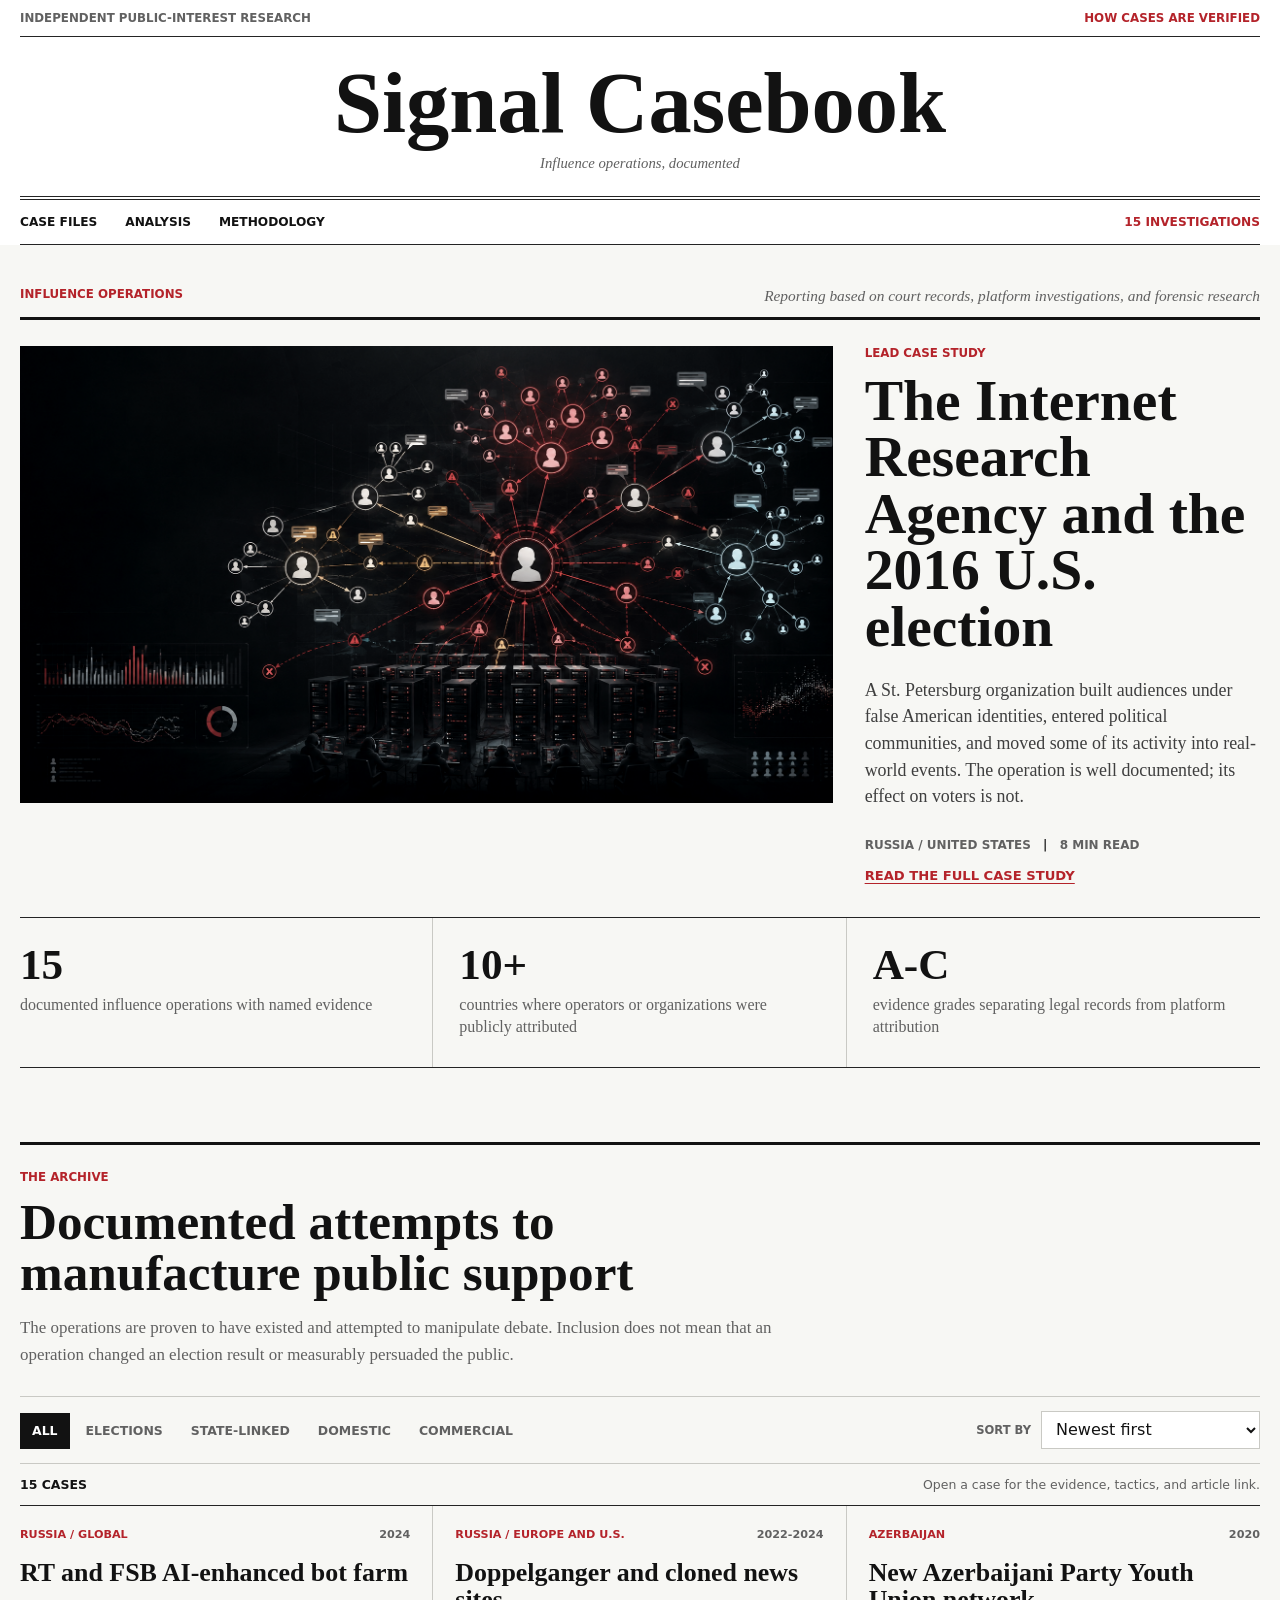
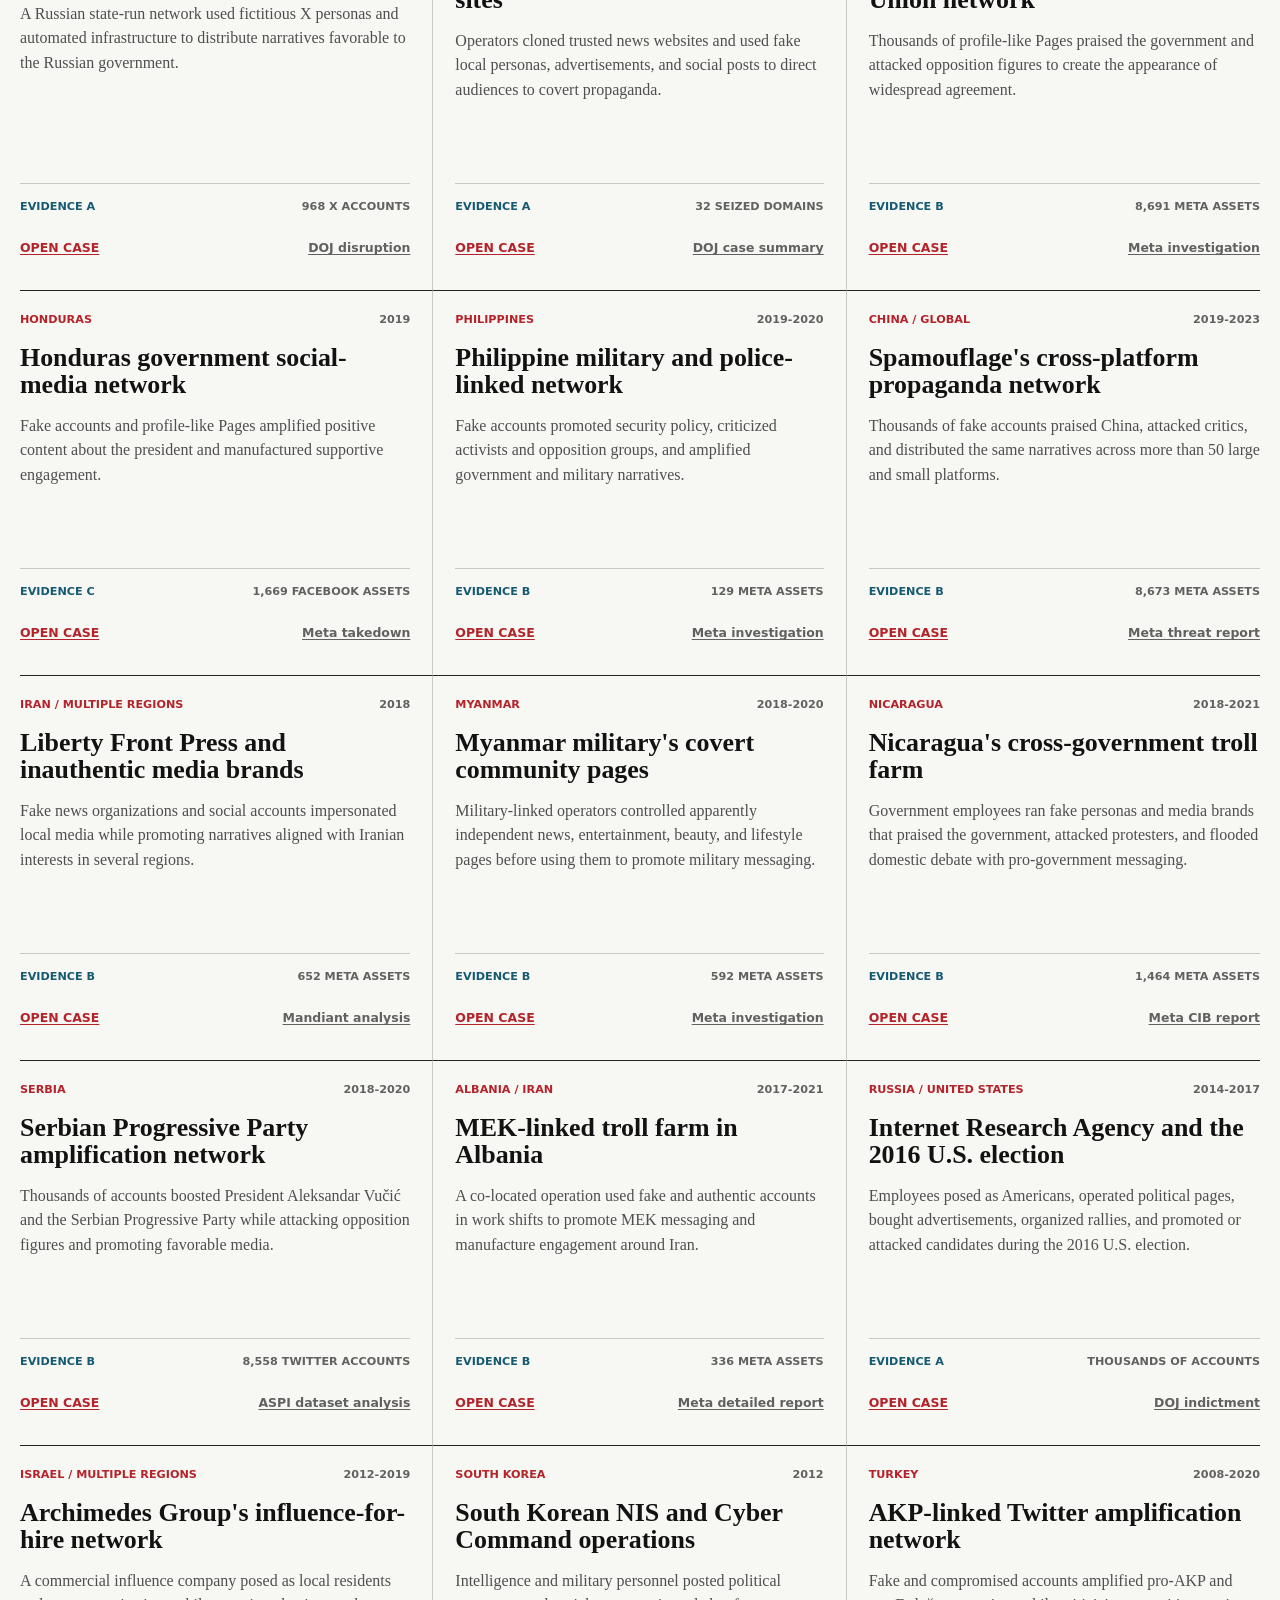
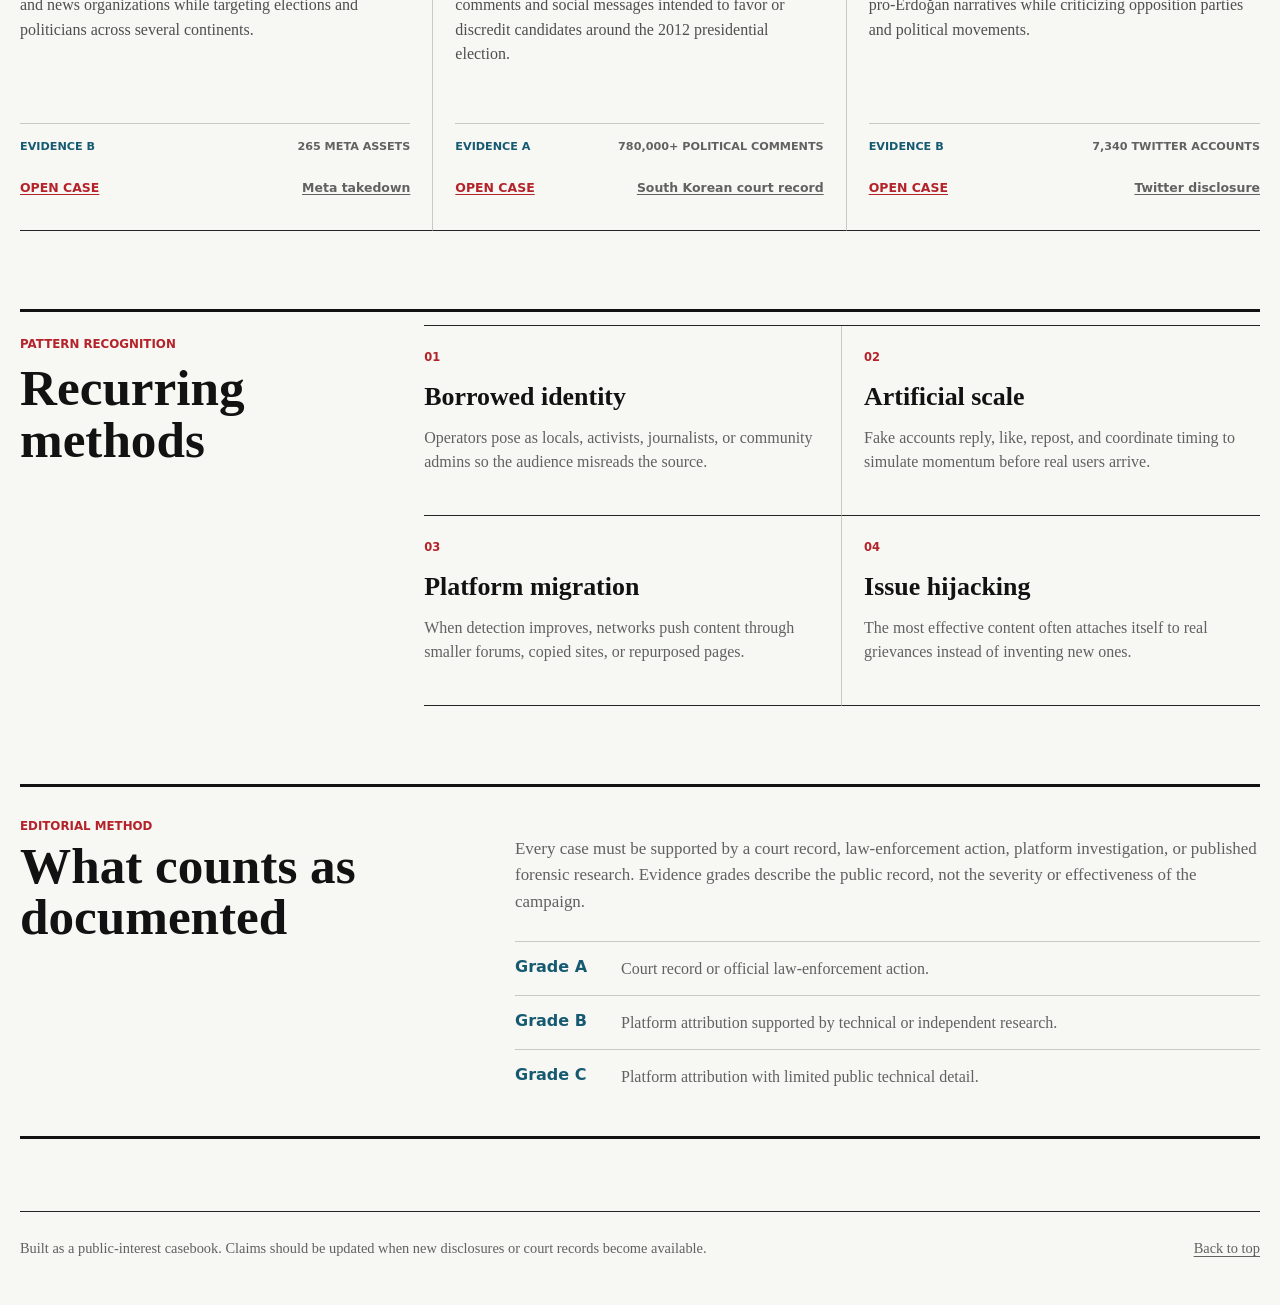
<file: index.html>
<!doctype html>
<html lang="en">
  <head>
    <meta charset="utf-8">
    <meta name="viewport" content="width=device-width, initial-scale=1">
    <title>Signal Casebook | Documented Influence Operations</title>
    <meta
      name="description"
      content="Fifteen documented bot farms, troll networks, and coordinated influence operations used to manipulate public opinion."
    >
    <meta property="og:title" content="Signal Casebook">
    <meta
      property="og:description"
      content="Fifteen documented influence operations, their playbooks, evidence, and consequences."
    >
    <meta property="og:image" content="assets/network-operations-hero.png">
    <link rel="stylesheet" href="styles.css">
  </head>
  <body>
    <header class="site-header" id="top">
      <div class="utility-bar">
        <p>Independent public-interest research</p>
        <a href="#method">How cases are verified</a>
      </div>
      <div class="masthead">
        <a class="brand" href="#top">Signal Casebook</a>
        <p>Influence operations, documented</p>
      </div>
      <nav class="nav" aria-label="Primary navigation">
        <div class="nav-links">
          <a href="#cases">Case files</a>
          <a href="#patterns">Analysis</a>
          <a href="#method">Methodology</a>
        </div>
        <span>15 investigations</span>
      </nav>
    </header>

    <main>
      <section class="front-page" aria-labelledby="page-title">
        <div class="front-heading">
          <p class="eyebrow">Influence operations</p>
          <p>Reporting based on court records, platform investigations, and forensic research</p>
        </div>
        <div class="lead-story">
          <a class="lead-media" href="articles/internet-research-agency.html" aria-label="Read the Internet Research Agency case study">
            <img
              src="assets/network-operations-hero.png"
              alt="Network visualization representing clusters of coordinated social-media accounts."
            >
          </a>
          <article class="lead-copy">
            <p class="story-label">Lead case study</p>
            <h1 id="page-title"><a href="articles/internet-research-agency.html">The Internet Research Agency and the 2016 U.S. election</a></h1>
            <p class="lede">
              A St. Petersburg organization built audiences under false American identities,
              entered political communities, and moved some of its activity into real-world events.
              The operation is well documented; its effect on voters is not.
            </p>
            <p class="story-meta">Russia / United States <span aria-hidden="true">|</span> 8 min read</p>
            <a class="read-story" href="articles/internet-research-agency.html">Read the full case study</a>
          </article>
        </div>
      </section>

      <section class="overview" aria-label="Overview">
        <article>
          <span class="metric">15</span>
          <p>documented influence operations with named evidence</p>
        </article>
        <article>
          <span class="metric">10+</span>
          <p>countries where operators or organizations were publicly attributed</p>
        </article>
        <article>
          <span class="metric">A-C</span>
          <p>evidence grades separating legal records from platform attribution</p>
        </article>
      </section>

      <section class="section-heading" id="cases">
        <p class="eyebrow">The archive</p>
        <h2>Documented attempts to manufacture public support</h2>
        <p>
          The operations are proven to have existed and attempted to manipulate
          debate. Inclusion does not mean that an operation changed an election
          result or measurably persuaded the public.
        </p>
      </section>

      <section class="case-controls" aria-label="Browse case studies">
        <div class="filter-panel" role="group" aria-label="Filter cases">
          <button class="chip active" type="button" data-filter="all">All</button>
          <button class="chip" type="button" data-filter="election">Elections</button>
          <button class="chip" type="button" data-filter="state">State-linked</button>
          <button class="chip" type="button" data-filter="domestic">Domestic</button>
          <button class="chip" type="button" data-filter="commercial">Commercial</button>
        </div>
        <div class="sort-control">
          <label for="sort-cases">Sort by</label>
          <select id="sort-cases">
            <option value="newest">Newest first</option>
            <option value="oldest">Oldest first</option>
            <option value="region">Region A-Z</option>
            <option value="evidence">Strongest evidence</option>
          </select>
        </div>
      </section>

      <div class="results-line">
        <p id="results-count" aria-live="polite"></p>
        <p>Open a case for the evidence, tactics, and article link.</p>
      </div>

      <section class="case-grid" id="case-grid" aria-live="polite"></section>

      <section class="patterns" id="patterns">
        <div class="section-heading compact">
          <p class="eyebrow">Pattern recognition</p>
          <h2>Recurring methods</h2>
        </div>
        <div class="pattern-grid">
          <article>
            <span>01</span>
            <h3>Borrowed identity</h3>
            <p>Operators pose as locals, activists, journalists, or community admins so the audience misreads the source.</p>
          </article>
          <article>
            <span>02</span>
            <h3>Artificial scale</h3>
            <p>Fake accounts reply, like, repost, and coordinate timing to simulate momentum before real users arrive.</p>
          </article>
          <article>
            <span>03</span>
            <h3>Platform migration</h3>
            <p>When detection improves, networks push content through smaller forums, copied sites, or repurposed pages.</p>
          </article>
          <article>
            <span>04</span>
            <h3>Issue hijacking</h3>
            <p>The most effective content often attaches itself to real grievances instead of inventing new ones.</p>
          </article>
        </div>
      </section>

      <section class="method" id="method">
        <div>
          <p class="eyebrow">Editorial method</p>
          <h2>What counts as documented</h2>
        </div>
        <div class="method-copy">
          <p>
            Every case must be supported by a court record, law-enforcement action,
            platform investigation, or published forensic research. Evidence grades
            describe the public record, not the severity or effectiveness of the campaign.
          </p>
          <dl class="grade-list">
            <div><dt>Grade A</dt><dd>Court record or official law-enforcement action.</dd></div>
            <div><dt>Grade B</dt><dd>Platform attribution supported by technical or independent research.</dd></div>
            <div><dt>Grade C</dt><dd>Platform attribution with limited public technical detail.</dd></div>
          </dl>
        </div>
      </section>
    </main>

    <dialog class="case-dialog" id="case-dialog" aria-labelledby="dialog-title">
      <div class="dialog-shell">
        <button class="dialog-close" type="button" aria-label="Close case">Close</button>
        <div id="dialog-content"></div>
      </div>
    </dialog>

    <footer>
      <p>Built as a public-interest casebook. Claims should be updated when new disclosures or court records become available.</p>
      <a href="#top">Back to top</a>
    </footer>

    <script src="script.js"></script>
  </body>
</html>
</file>
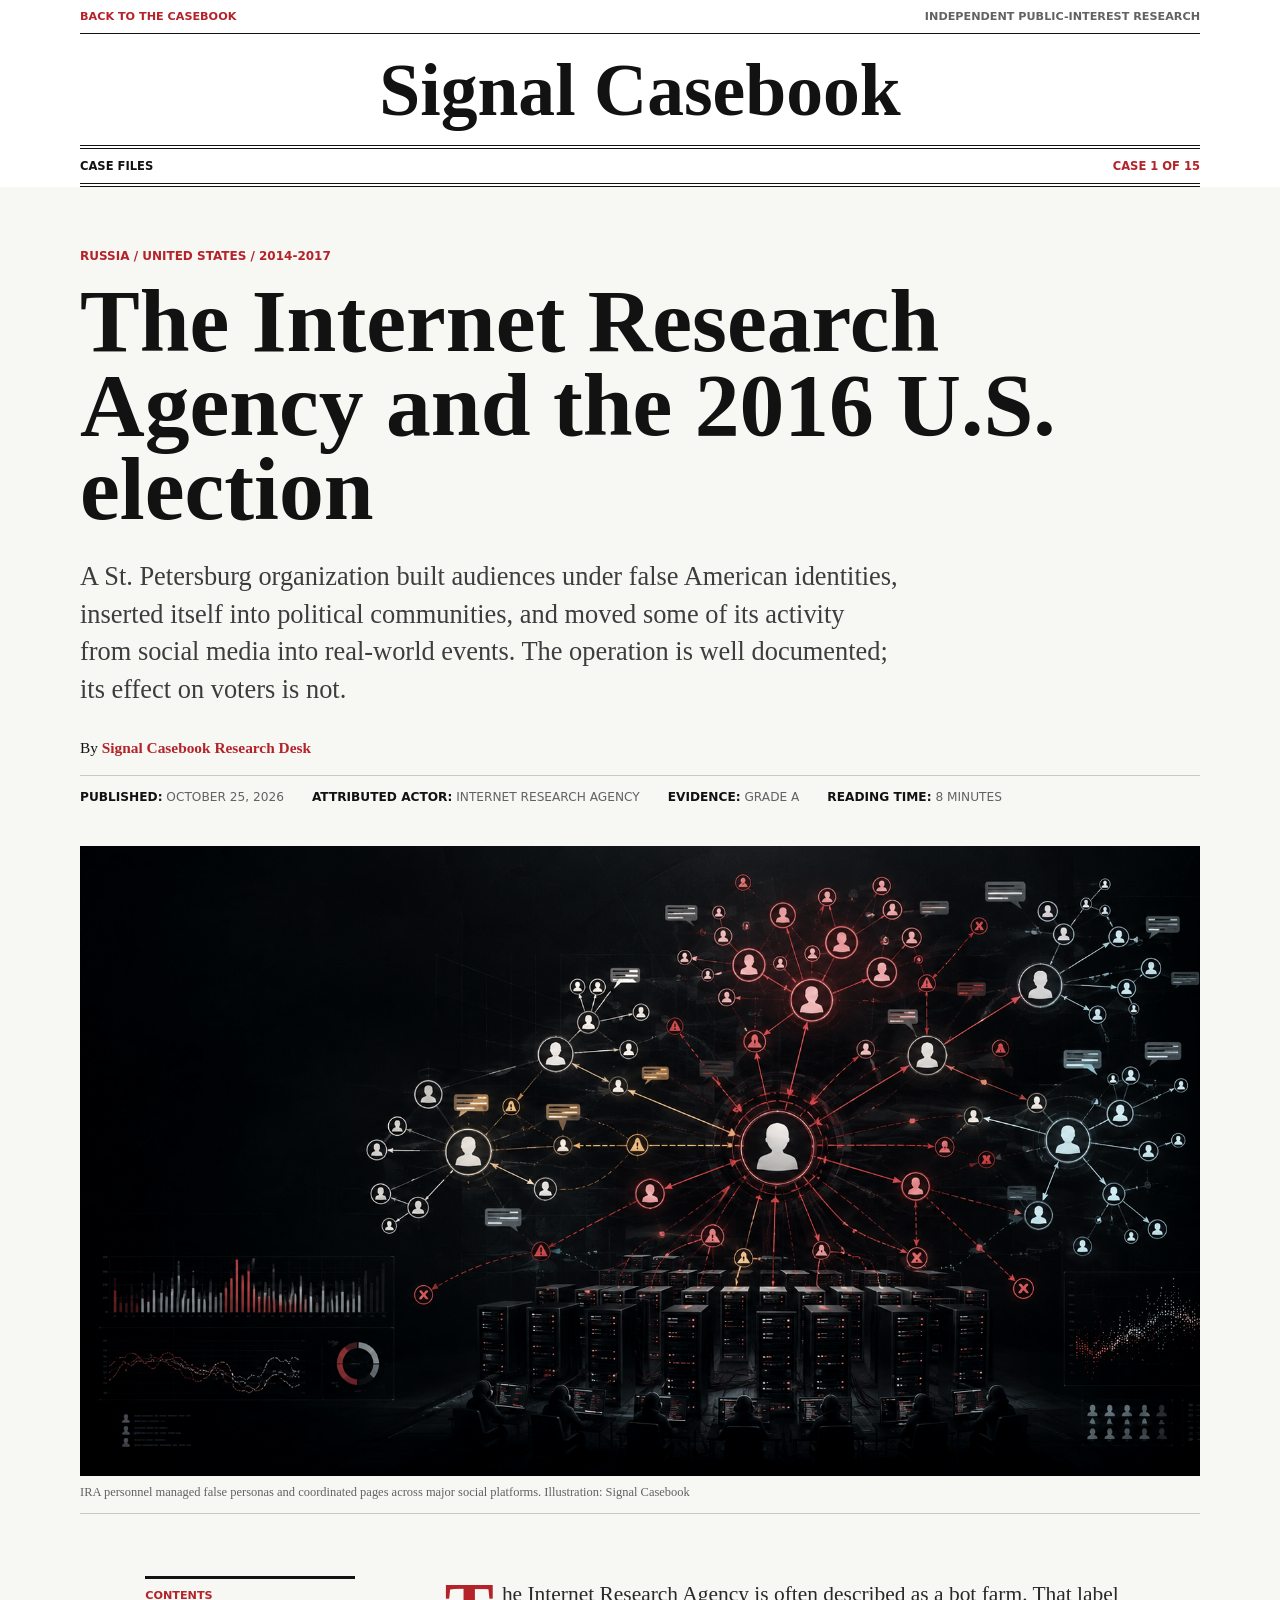
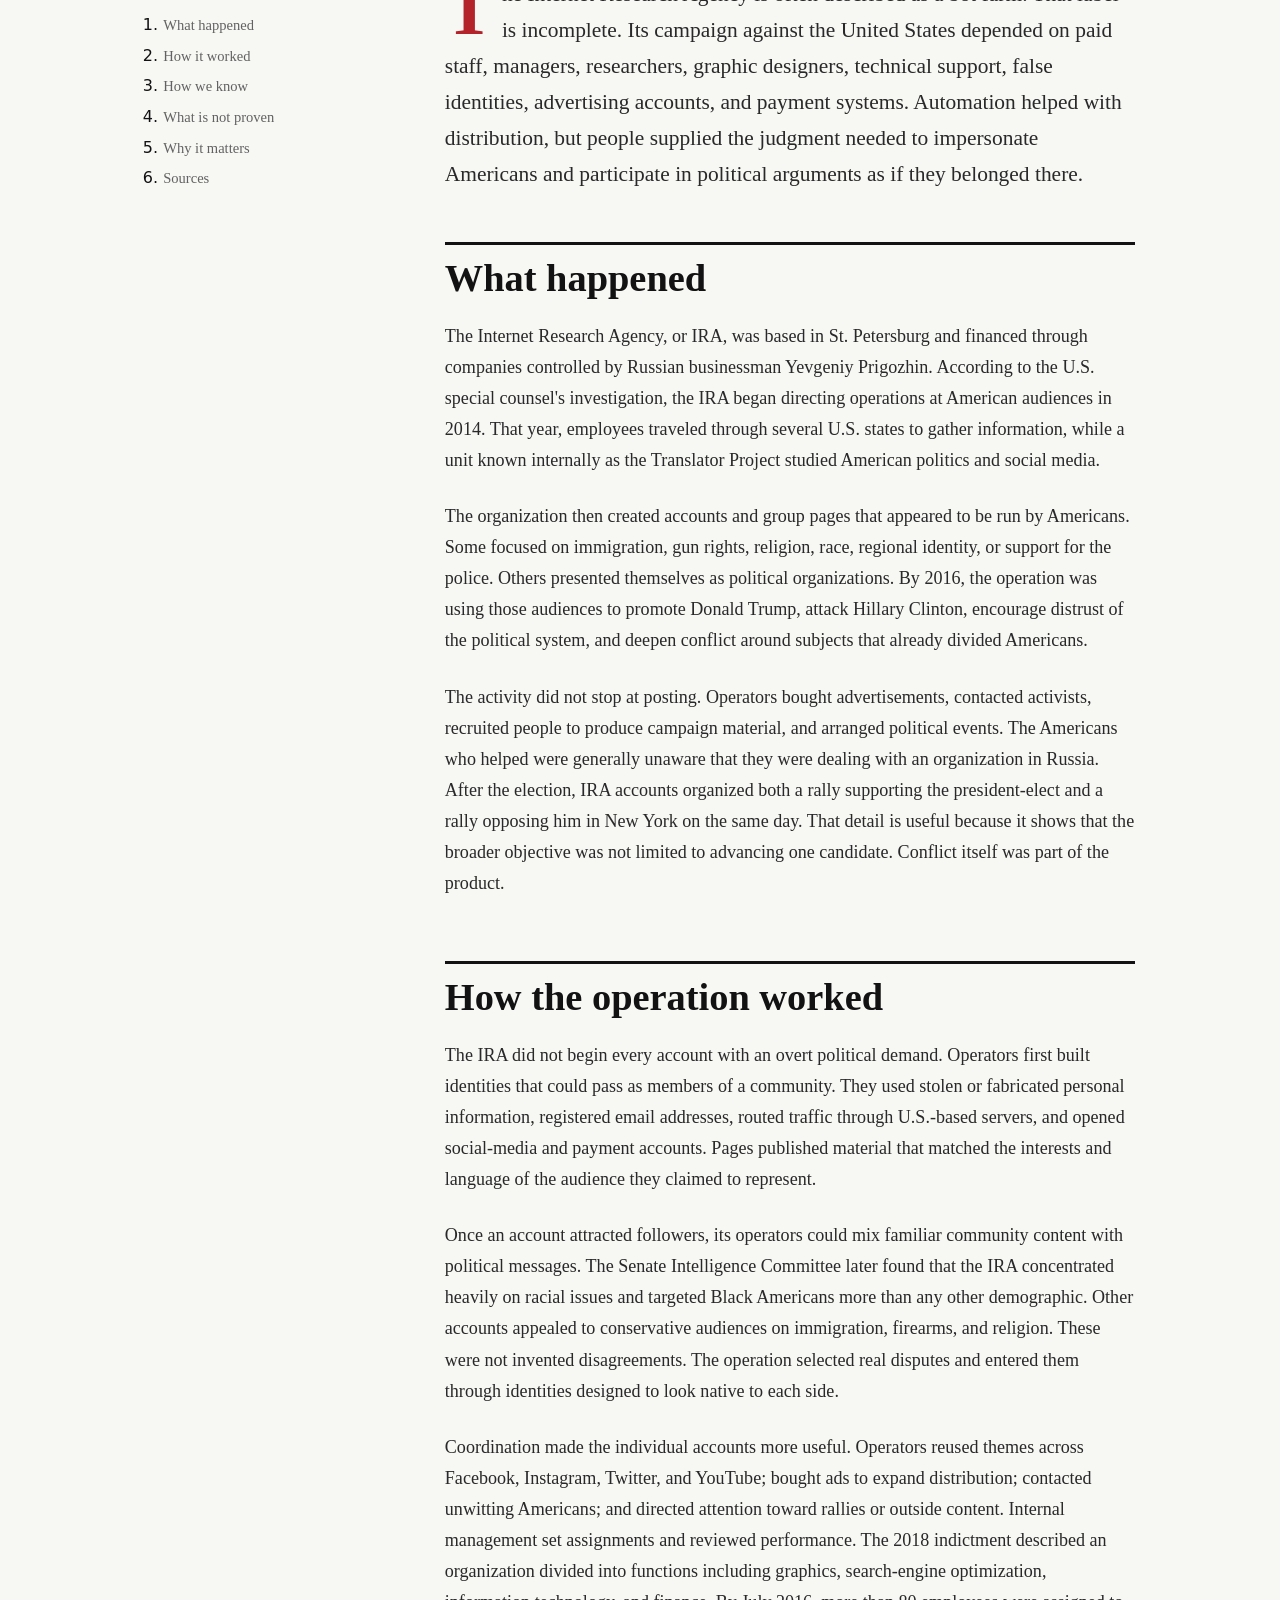
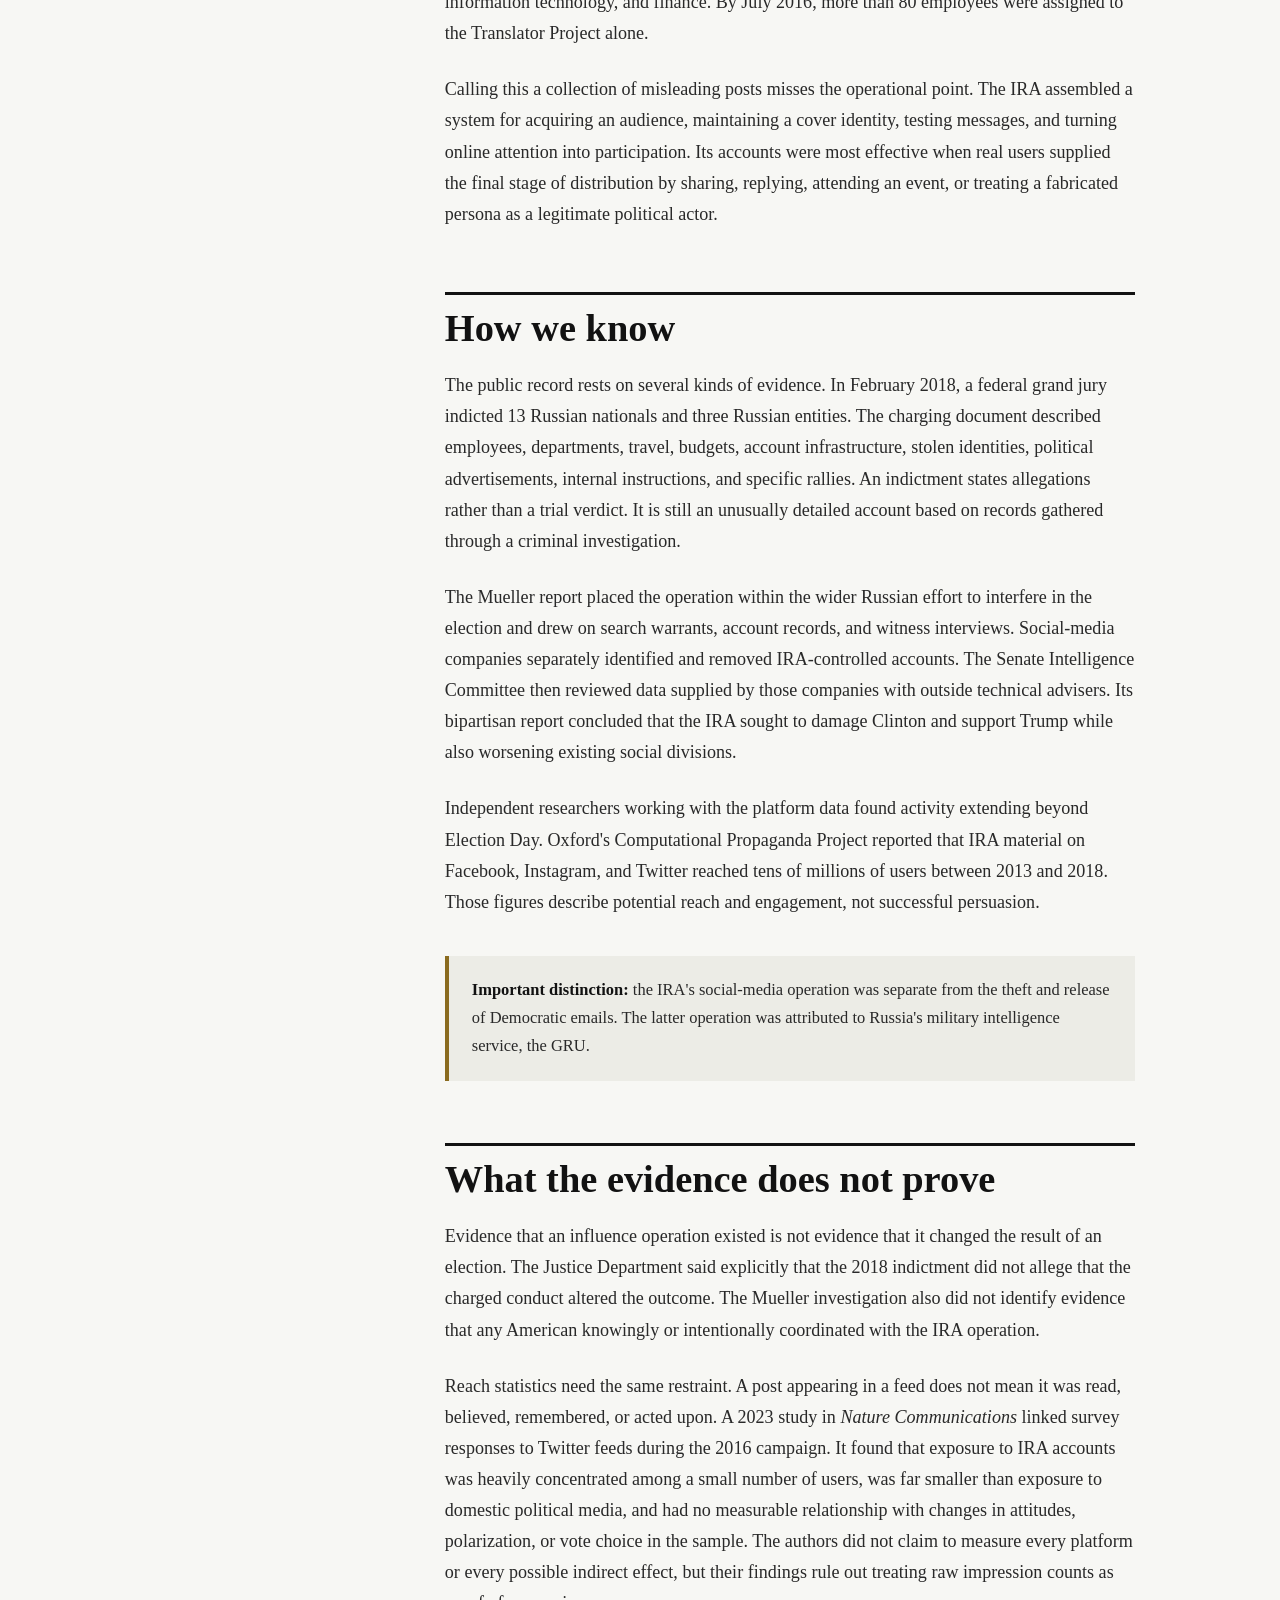
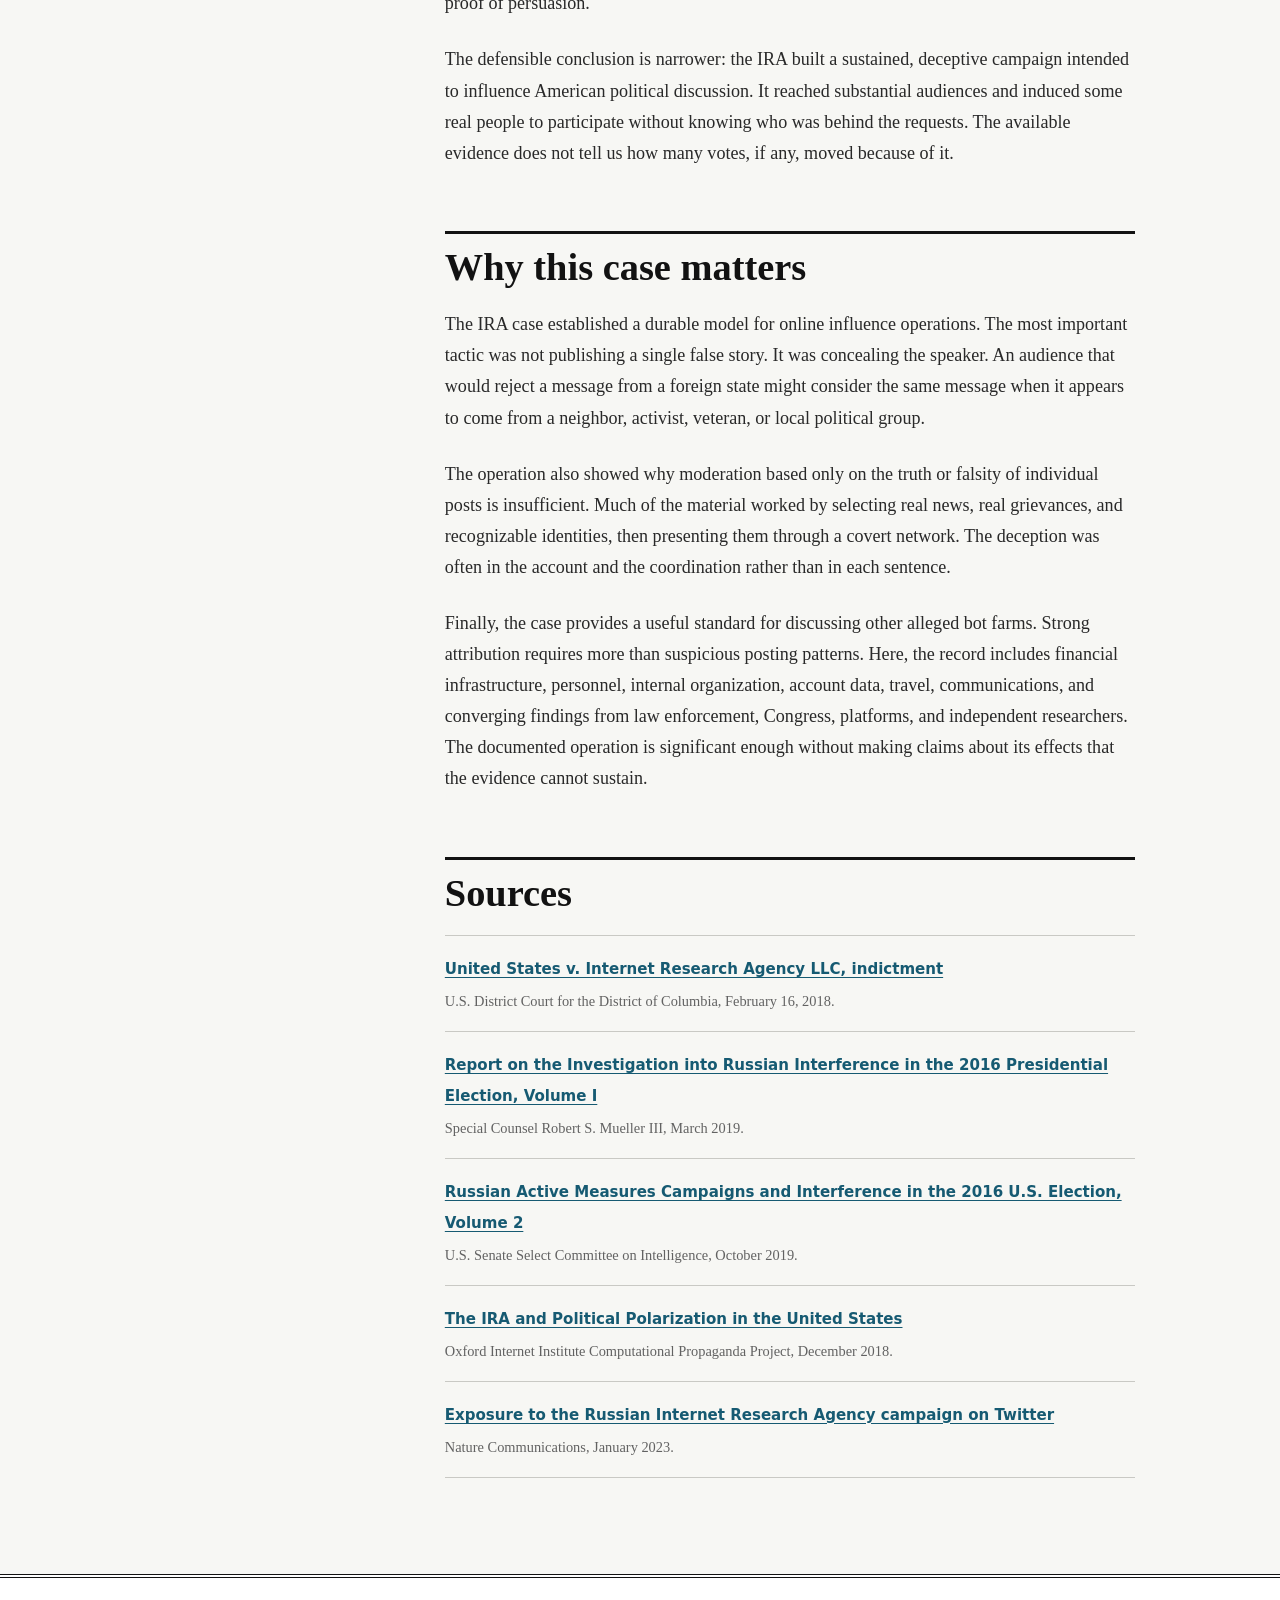
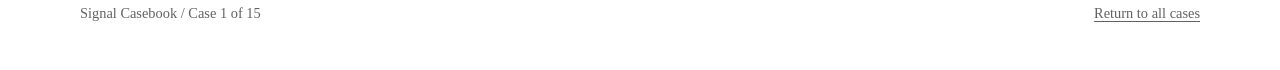
<file: articles/internet-research-agency.html>
<!doctype html>
<html lang="en">
  <head>
    <meta charset="utf-8">
    <meta name="viewport" content="width=device-width, initial-scale=1">
    <title>The Internet Research Agency and the 2016 U.S. election | Signal Casebook</title>
    <meta
      name="description"
      content="How the Internet Research Agency built false American personas, promoted political messages, and organized events around the 2016 U.S. election, and what the evidence does not prove."
    >
    <link rel="stylesheet" href="article.css">
  </head>
  <body>
    <header class="article-site-header">
      <div class="article-utility">
        <a href="../index.html#case/internet-research-agency">Back to the casebook</a>
        <span>Independent public-interest research</span>
      </div>
      <div class="article-masthead">
        <a href="../index.html">Signal Casebook</a>
      </div>
      <nav class="article-nav" aria-label="Article navigation">
        <a href="../index.html#cases">Case files</a>
        <span>Case 1 of 15</span>
      </nav>
    </header>

    <header class="article-header">
      <div class="article-header-inner">
        <p class="kicker">Russia / United States / 2014-2017</p>
        <h1>The Internet Research Agency and the 2016 U.S. election</h1>
        <p class="dek">
          A St. Petersburg organization built audiences under false American identities,
          inserted itself into political communities, and moved some of its activity from
          social media into real-world events. The operation is well documented; its effect
          on voters is not.
        </p>
        <p class="byline">By <strong>Signal Casebook Research Desk</strong></p>
        <div class="article-meta">
          <span><strong>Published:</strong> October 25, 2026</span>
          <span><strong>Attributed actor:</strong> Internet Research Agency</span>
          <span><strong>Evidence:</strong> Grade A</span>
          <span><strong>Reading time:</strong> 8 minutes</span>
        </div>
      </div>
    </header>

    <figure class="article-lead-image">
      <img src="../assets/network-operations-hero.png" alt="Network visualization representing clusters of coordinated social-media accounts.">
      <figcaption>IRA personnel managed false personas and coordinated pages across major social platforms. Illustration: Signal Casebook</figcaption>
    </figure>

    <main class="article-layout">
      <aside class="contents" aria-label="Article contents">
        <p>Contents</p>
        <ol>
          <li><a href="#what-happened">What happened</a></li>
          <li><a href="#how-it-worked">How it worked</a></li>
          <li><a href="#how-we-know">How we know</a></li>
          <li><a href="#limits">What is not proven</a></li>
          <li><a href="#why-it-matters">Why it matters</a></li>
          <li><a href="#sources">Sources</a></li>
        </ol>
      </aside>

      <article class="article-body">
        <p>
          The Internet Research Agency is often described as a bot farm. That label is
          incomplete. Its campaign against the United States depended on paid staff,
          managers, researchers, graphic designers, technical support, false identities,
          advertising accounts, and payment systems. Automation helped with distribution,
          but people supplied the judgment needed to impersonate Americans and participate
          in political arguments as if they belonged there.
        </p>

        <h2 id="what-happened">What happened</h2>
        <p>
          The Internet Research Agency, or IRA, was based in St. Petersburg and financed
          through companies controlled by Russian businessman Yevgeniy Prigozhin. According
          to the U.S. special counsel's investigation, the IRA began directing operations at
          American audiences in 2014. That year, employees traveled through several U.S.
          states to gather information, while a unit known internally as the Translator
          Project studied American politics and social media.
        </p>
        <p>
          The organization then created accounts and group pages that appeared to be run by
          Americans. Some focused on immigration, gun rights, religion, race, regional
          identity, or support for the police. Others presented themselves as political
          organizations. By 2016, the operation was using those audiences to promote Donald
          Trump, attack Hillary Clinton, encourage distrust of the political system, and
          deepen conflict around subjects that already divided Americans.
        </p>
        <p>
          The activity did not stop at posting. Operators bought advertisements, contacted
          activists, recruited people to produce campaign material, and arranged political
          events. The Americans who helped were generally unaware that they were dealing
          with an organization in Russia. After the election, IRA accounts organized both a
          rally supporting the president-elect and a rally opposing him in New York on the
          same day. That detail is useful because it shows that the broader objective was not
          limited to advancing one candidate. Conflict itself was part of the product.
        </p>

        <h2 id="how-it-worked">How the operation worked</h2>
        <p>
          The IRA did not begin every account with an overt political demand. Operators first
          built identities that could pass as members of a community. They used stolen or
          fabricated personal information, registered email addresses, routed traffic through
          U.S.-based servers, and opened social-media and payment accounts. Pages published
          material that matched the interests and language of the audience they claimed to
          represent.
        </p>
        <p>
          Once an account attracted followers, its operators could mix familiar community
          content with political messages. The Senate Intelligence Committee later found that
          the IRA concentrated heavily on racial issues and targeted Black Americans more than
          any other demographic. Other accounts appealed to conservative audiences on
          immigration, firearms, and religion. These were not invented disagreements. The
          operation selected real disputes and entered them through identities designed to
          look native to each side.
        </p>
        <p>
          Coordination made the individual accounts more useful. Operators reused themes
          across Facebook, Instagram, Twitter, and YouTube; bought ads to expand distribution;
          contacted unwitting Americans; and directed attention toward rallies or outside
          content. Internal management set assignments and reviewed performance. The 2018
          indictment described an organization divided into functions including graphics,
          search-engine optimization, information technology, and finance. By July 2016, more
          than 80 employees were assigned to the Translator Project alone.
        </p>
        <p>
          Calling this a collection of misleading posts misses the operational point. The IRA
          assembled a system for acquiring an audience, maintaining a cover identity, testing
          messages, and turning online attention into participation. Its accounts were most
          effective when real users supplied the final stage of distribution by sharing,
          replying, attending an event, or treating a fabricated persona as a legitimate
          political actor.
        </p>

        <h2 id="how-we-know">How we know</h2>
        <p>
          The public record rests on several kinds of evidence. In February 2018, a federal
          grand jury indicted 13 Russian nationals and three Russian entities. The charging
          document described employees, departments, travel, budgets, account infrastructure,
          stolen identities, political advertisements, internal instructions, and specific
          rallies. An indictment states allegations rather than a trial verdict. It is still
          an unusually detailed account based on records gathered through a criminal
          investigation.
        </p>
        <p>
          The Mueller report placed the operation within the wider Russian effort to interfere
          in the election and drew on search warrants, account records, and witness interviews.
          Social-media companies separately identified and removed IRA-controlled accounts.
          The Senate Intelligence Committee then reviewed data supplied by those companies
          with outside technical advisers. Its bipartisan report concluded that the IRA sought
          to damage Clinton and support Trump while also worsening existing social divisions.
        </p>
        <p>
          Independent researchers working with the platform data found activity extending
          beyond Election Day. Oxford's Computational Propaganda Project reported that IRA
          material on Facebook, Instagram, and Twitter reached tens of millions of users
          between 2013 and 2018. Those figures describe potential reach and engagement, not
          successful persuasion.
        </p>

        <div class="evidence-note">
          <p>
            <strong>Important distinction:</strong> the IRA's social-media operation was
            separate from the theft and release of Democratic emails. The latter operation was
            attributed to Russia's military intelligence service, the GRU.
          </p>
        </div>

        <h2 id="limits">What the evidence does not prove</h2>
        <p>
          Evidence that an influence operation existed is not evidence that it changed the
          result of an election. The Justice Department said explicitly that the 2018
          indictment did not allege that the charged conduct altered the outcome. The Mueller
          investigation also did not identify evidence that any American knowingly or
          intentionally coordinated with the IRA operation.
        </p>
        <p>
          Reach statistics need the same restraint. A post appearing in a feed does not mean
          it was read, believed, remembered, or acted upon. A 2023 study in <em>Nature
          Communications</em> linked survey responses to Twitter feeds during the 2016
          campaign. It found that exposure to IRA accounts was heavily concentrated among a
          small number of users, was far smaller than exposure to domestic political media,
          and had no measurable relationship with changes in attitudes, polarization, or vote
          choice in the sample. The authors did not claim to measure every platform or every
          possible indirect effect, but their findings rule out treating raw impression counts
          as proof of persuasion.
        </p>
        <p>
          The defensible conclusion is narrower: the IRA built a sustained, deceptive campaign
          intended to influence American political discussion. It reached substantial
          audiences and induced some real people to participate without knowing who was behind
          the requests. The available evidence does not tell us how many votes, if any, moved
          because of it.
        </p>

        <h2 id="why-it-matters">Why this case matters</h2>
        <p>
          The IRA case established a durable model for online influence operations. The most
          important tactic was not publishing a single false story. It was concealing the
          speaker. An audience that would reject a message from a foreign state might consider
          the same message when it appears to come from a neighbor, activist, veteran, or local
          political group.
        </p>
        <p>
          The operation also showed why moderation based only on the truth or falsity of
          individual posts is insufficient. Much of the material worked by selecting real news,
          real grievances, and recognizable identities, then presenting them through a covert
          network. The deception was often in the account and the coordination rather than in
          each sentence.
        </p>
        <p>
          Finally, the case provides a useful standard for discussing other alleged bot farms.
          Strong attribution requires more than suspicious posting patterns. Here, the record
          includes financial infrastructure, personnel, internal organization, account data,
          travel, communications, and converging findings from law enforcement, Congress,
          platforms, and independent researchers. The documented operation is significant
          enough without making claims about its effects that the evidence cannot sustain.
        </p>

        <h2 id="sources">Sources</h2>
        <ul class="source-list">
          <li>
            <a href="https://www.justice.gov/d9/fieldable-panel-panes/basic-panes/attachments/2018/02/16/internet_research_agency_indictment.pdf" target="_blank" rel="noreferrer">United States v. Internet Research Agency LLC, indictment</a>
            <span>U.S. District Court for the District of Columbia, February 16, 2018.</span>
          </li>
          <li>
            <a href="https://www.justice.gov/storage/report_volume1.pdf" target="_blank" rel="noreferrer">Report on the Investigation into Russian Interference in the 2016 Presidential Election, Volume I</a>
            <span>Special Counsel Robert S. Mueller III, March 2019.</span>
          </li>
          <li>
            <a href="https://www.intelligence.senate.gov/sites/default/files/documents/Report_Volume2.pdf" target="_blank" rel="noreferrer">Russian Active Measures Campaigns and Interference in the 2016 U.S. Election, Volume 2</a>
            <span>U.S. Senate Select Committee on Intelligence, October 2019.</span>
          </li>
          <li>
            <a href="https://demtech.oii.ox.ac.uk/research/posts/the-ira-and-political-polarization-in-the-united-states/" target="_blank" rel="noreferrer">The IRA and Political Polarization in the United States</a>
            <span>Oxford Internet Institute Computational Propaganda Project, December 2018.</span>
          </li>
          <li>
            <a href="https://www.nature.com/articles/s41467-022-35576-9" target="_blank" rel="noreferrer">Exposure to the Russian Internet Research Agency campaign on Twitter</a>
            <span>Nature Communications, January 2023.</span>
          </li>
        </ul>
      </article>
    </main>

    <footer class="article-footer">
      <div class="article-footer-inner">
        <p>Signal Casebook / Case 1 of 15</p>
        <a href="../index.html#cases">Return to all cases</a>
      </div>
    </footer>
  </body>
</html>
</file>
<file: styles.css>
:root {
  color-scheme: light;
  --paper: #f7f7f4;
  --white: #ffffff;
  --ink: #121212;
  --muted: #616161;
  --line: #c9c9c4;
  --line-dark: #242424;
  --red: #b4232a;
  --blue: #165a72;
  --gold: #8a6b1f;
  --serif: Georgia, "Times New Roman", serif;
  --sans: Inter, ui-sans-serif, system-ui, -apple-system, BlinkMacSystemFont, "Segoe UI", sans-serif;
}

* { box-sizing: border-box; }
html { scroll-behavior: smooth; }
body { margin: 0; min-width: 320px; background: var(--paper); color: var(--ink); font-family: var(--sans); }
body:has(dialog[open]) { overflow: hidden; }
a { color: inherit; text-underline-offset: 0.2em; }
button, select { font: inherit; }
button:focus-visible, select:focus-visible, a:focus-visible { outline: 3px solid var(--blue); outline-offset: 3px; }

.site-header { background: var(--white); }
.utility-bar, .masthead, .nav, .front-page, .overview, .section-heading, .case-controls, .results-line, .case-grid, .patterns, .method, footer {
  width: min(1240px, calc(100% - 36px));
  margin-inline: auto;
}

.utility-bar { display: flex; justify-content: space-between; gap: 24px; padding: 11px 0; color: var(--muted); font-size: 0.74rem; font-weight: 650; text-transform: uppercase; }
.utility-bar p { margin: 0; }
.utility-bar a { color: var(--red); text-decoration: none; }
.masthead { display: grid; place-items: center; padding: 28px 0 24px; border-top: 1px solid var(--line-dark); border-bottom: 4px double var(--line-dark); }
.brand { font-family: var(--serif); font-size: clamp(2.8rem, 7vw, 5.4rem); font-weight: 700; line-height: 0.9; text-decoration: none; }
.masthead p { margin: 12px 0 0; color: var(--muted); font-family: var(--serif); font-size: 0.92rem; font-style: italic; }
.nav { display: flex; justify-content: space-between; align-items: center; gap: 24px; min-height: 45px; border-bottom: 1px solid var(--line-dark); }
.nav-links { display: flex; gap: 28px; }
.nav a, .nav > span { font-size: 0.76rem; font-weight: 780; text-decoration: none; text-transform: uppercase; }
.nav > span { color: var(--red); }

main { padding-bottom: 72px; }
.front-page { padding-top: 42px; }
.front-heading { display: flex; justify-content: space-between; gap: 28px; padding-bottom: 12px; border-bottom: 3px solid var(--ink); }
.front-heading p { margin: 0; }
.front-heading > p:last-child { max-width: 580px; color: var(--muted); font-family: var(--serif); font-size: 0.96rem; font-style: italic; text-align: right; }
.eyebrow, .story-label { color: var(--red); font-size: 0.74rem; font-weight: 800; text-transform: uppercase; }
.lead-story { display: grid; grid-template-columns: minmax(0, 1.48fr) minmax(330px, 0.72fr); gap: 32px; padding: 26px 0 34px; border-bottom: 1px solid var(--line-dark); }
.lead-media { display: block; }
.lead-media img { display: block; width: 100%; aspect-ratio: 16 / 9; object-fit: cover; filter: saturate(0.72) contrast(1.04); }
.lead-copy { display: flex; flex-direction: column; }
.story-label { margin: 0 0 13px; }
h1, h2, h3, p { overflow-wrap: anywhere; }
h1 { margin: 0; font-family: var(--serif); font-size: clamp(2.5rem, 4.5vw, 4.5rem); font-weight: 700; line-height: 0.98; }
h1 a { text-decoration: none; }
h1 a:hover { color: var(--red); }
.lede { margin: 22px 0 0; color: #3f3f3f; font-family: var(--serif); font-size: 1.12rem; line-height: 1.48; }
.story-meta { margin: auto 0 16px; padding-top: 28px; color: var(--muted); font-size: 0.75rem; font-weight: 700; text-transform: uppercase; }
.story-meta span { margin: 0 8px; color: var(--line-dark); }
.read-story { color: var(--red); font-size: 0.82rem; font-weight: 800; text-transform: uppercase; }

.overview { display: grid; grid-template-columns: repeat(3, 1fr); border-bottom: 1px solid var(--line-dark); }
.overview article { padding: 25px 26px 28px 0; border-right: 1px solid var(--line); }
.overview article + article { padding-left: 26px; }
.overview article:last-child { border-right: 0; }
.metric { display: block; font-family: var(--serif); font-size: 2.7rem; font-weight: 700; line-height: 1; }
.overview p { margin: 8px 0 0; color: var(--muted); font-family: var(--serif); line-height: 1.42; }
.section-heading { margin-top: 74px; padding-top: 13px; border-top: 3px solid var(--ink); }
.section-heading h2, .method h2 { max-width: 780px; margin: 7px 0 0; font-family: var(--serif); font-size: clamp(2rem, 4vw, 3.6rem); line-height: 1; }
.section-heading p:not(.eyebrow), .method-copy > p { max-width: 760px; color: var(--muted); font-family: var(--serif); font-size: 1.06rem; line-height: 1.58; }

.case-controls { display: flex; justify-content: space-between; align-items: end; gap: 24px; margin-top: 27px; padding: 14px 0; border-block: 1px solid var(--line); }
.filter-panel { display: flex; flex-wrap: wrap; gap: 4px; }
.chip { min-height: 36px; padding: 8px 12px; border: 0; border-radius: 0; background: transparent; color: var(--muted); cursor: pointer; font-size: 0.78rem; font-weight: 750; text-transform: uppercase; }
.chip.active { background: var(--ink); color: var(--white); }
.chip:hover { color: var(--red); }
.sort-control { display: flex; align-items: center; gap: 10px; }
.sort-control label { color: var(--muted); font-size: 0.72rem; font-weight: 780; text-transform: uppercase; }
.sort-control select { min-height: 38px; border: 1px solid var(--line); border-radius: 0; padding: 0 32px 0 10px; background: var(--white); color: var(--ink); }
.results-line { display: flex; justify-content: space-between; gap: 20px; padding: 13px 0; color: var(--muted); font-size: 0.78rem; }
.results-line p { margin: 0; }
#results-count { color: var(--ink); font-weight: 800; text-transform: uppercase; }

.case-grid { display: grid; grid-template-columns: repeat(3, minmax(0, 1fr)); border-top: 1px solid var(--line-dark); }
.case-card { display: flex; min-height: 385px; flex-direction: column; padding: 22px 22px 24px 0; border-bottom: 1px solid var(--line-dark); border-right: 1px solid var(--line); }
.case-card:nth-child(3n + 2), .case-card:nth-child(3n + 3) { padding-left: 22px; }
.case-card:nth-child(3n) { padding-right: 0; border-right: 0; }
.case-topline, .case-meta { display: flex; justify-content: space-between; gap: 12px; color: var(--red); font-size: 0.7rem; font-weight: 800; text-transform: uppercase; }
.date { color: var(--muted); white-space: nowrap; }
.case-card h3, .pattern-grid h3 { margin: 18px 0 0; font-family: var(--serif); font-size: 1.62rem; line-height: 1.05; }
.case-card > p { color: #4f4f4f; font-family: var(--serif); line-height: 1.52; }
.case-meta { margin: auto 0 17px; padding-top: 16px; border-top: 1px solid var(--line); color: var(--muted); }
.evidence-grade { color: var(--blue); }
.card-actions { display: flex; align-items: center; justify-content: space-between; gap: 12px; }
.case-open { min-height: 36px; padding: 0; border: 0; background: transparent; color: var(--red); cursor: pointer; font-size: 0.78rem; font-weight: 800; text-decoration: underline; text-underline-offset: 0.2em; text-transform: uppercase; }
.source-link { max-width: 52%; color: var(--muted); font-size: 0.78rem; font-weight: 700; text-align: right; }

.patterns { display: grid; grid-template-columns: 0.6fr 1.4fr; gap: 46px; margin-top: 78px; padding-top: 13px; border-top: 3px solid var(--ink); }
.section-heading.compact { margin: 0; padding: 0; border: 0; }
.pattern-grid { display: grid; grid-template-columns: repeat(2, minmax(0, 1fr)); border-top: 1px solid var(--line-dark); }
.pattern-grid article { min-height: 190px; padding: 20px 22px 24px 0; border-right: 1px solid var(--line); border-bottom: 1px solid var(--line-dark); }
.pattern-grid article:nth-child(even) { padding-left: 22px; border-right: 0; }
.pattern-grid span { color: var(--red); font-size: 0.72rem; font-weight: 800; }
.pattern-grid p { color: var(--muted); font-family: var(--serif); line-height: 1.5; }
.method { display: grid; grid-template-columns: minmax(0, 0.75fr) minmax(0, 1.25fr); gap: 48px; margin-top: 78px; padding: 32px 0; border-block: 3px solid var(--ink); }
.method .eyebrow { margin: 0; }
.grade-list { margin: 25px 0 0; }
.grade-list div { display: grid; grid-template-columns: 90px 1fr; gap: 16px; padding: 15px 0; border-top: 1px solid var(--line); }
.grade-list dt { color: var(--blue); font-weight: 800; }
.grade-list dd { margin: 0; color: var(--muted); font-family: var(--serif); line-height: 1.45; }

.button, .dialog-close { min-height: 42px; padding: 10px 14px; border: 1px solid var(--ink); border-radius: 0; background: var(--white); color: var(--ink); cursor: pointer; font-weight: 750; text-decoration: none; }
.button.primary { background: var(--red); color: var(--white); border-color: var(--red); }
.button.secondary:hover, .dialog-close:hover { background: var(--ink); color: var(--white); }
.button.disabled { cursor: not-allowed; opacity: 0.5; }
.case-dialog { width: min(780px, calc(100% - 28px)); max-height: min(880px, calc(100vh - 28px)); padding: 0; border: 1px solid var(--line-dark); border-radius: 0; background: var(--paper); color: var(--ink); box-shadow: 0 30px 80px rgba(0, 0, 0, 0.28); }
.case-dialog::backdrop { background: rgba(18, 18, 18, 0.76); }
.dialog-shell { position: relative; padding: clamp(24px, 5vw, 48px); }
.dialog-close { position: sticky; top: 0; z-index: 1; float: right; min-height: 36px; padding: 8px 12px; }
.dialog-header { padding-right: 90px; }
.dialog-kicker { color: var(--red); font-size: 0.74rem; font-weight: 800; text-transform: uppercase; }
.dialog-header h2 { margin: 12px 0 16px; font-family: var(--serif); font-size: clamp(2.2rem, 5vw, 3.8rem); line-height: 0.98; }
.dialog-summary { color: #494949; font-family: var(--serif); font-size: 1.12rem; line-height: 1.55; }
.dialog-stats { display: grid; grid-template-columns: repeat(3, 1fr); margin: 28px 0; border-block: 1px solid var(--line-dark); }
.dialog-stats div { padding: 17px 14px; border-right: 1px solid var(--line); }
.dialog-stats div:last-child { border-right: 0; }
.dialog-stats dt { color: var(--red); font-size: 0.68rem; font-weight: 800; text-transform: uppercase; }
.dialog-stats dd { margin: 6px 0 0; font-family: var(--serif); font-weight: 700; }
.dialog-section h3 { margin: 24px 0 7px; font-size: 0.78rem; text-transform: uppercase; }
.dialog-section p { margin: 0; color: #494949; font-family: var(--serif); line-height: 1.58; }
.dialog-note { margin-top: 24px; padding: 17px 19px; border-left: 4px solid var(--gold); background: #efefe9; color: #454545; font-family: var(--serif); line-height: 1.52; }
.dialog-actions { display: flex; flex-wrap: wrap; gap: 10px; margin-top: 28px; }
footer { display: flex; justify-content: space-between; gap: 24px; padding: 28px 0 48px; border-top: 1px solid var(--line-dark); color: var(--muted); font-family: var(--serif); font-size: 0.9rem; }
footer p { margin: 0; }

@media (max-width: 980px) {
  .lead-story, .patterns, .method { grid-template-columns: 1fr; }
  .lead-copy { min-height: 0; }
  .story-meta { margin-top: 24px; }
  .case-grid { grid-template-columns: repeat(2, minmax(0, 1fr)); }
  .case-card:nth-child(n) { padding: 22px; border-right: 1px solid var(--line); }
  .case-card:nth-child(2n + 1) { padding-left: 0; }
  .case-card:nth-child(2n) { padding-right: 0; border-right: 0; }
}

@media (max-width: 680px) {
  .utility-bar > p, .nav > span { display: none; }
  .utility-bar { justify-content: flex-end; }
  .masthead { place-items: start; }
  .brand { font-size: 2.75rem; }
  .nav-links { width: 100%; justify-content: space-between; gap: 12px; }
  .front-heading { display: block; }
  .front-heading > p:last-child { margin-top: 8px; text-align: left; }
  .lead-story { gap: 22px; padding-top: 18px; }
  .overview, .case-grid, .pattern-grid { grid-template-columns: 1fr; }
  .overview article, .overview article + article { padding: 20px 0; border-right: 0; border-bottom: 1px solid var(--line); }
  .case-controls, .results-line { align-items: stretch; flex-direction: column; }
  .sort-control { justify-content: space-between; }
  .case-card:nth-child(n) { min-height: 0; padding: 22px 0; border-right: 0; }
  .pattern-grid article, .pattern-grid article:nth-child(even) { min-height: 0; padding: 20px 0; border-right: 0; }
  .dialog-shell { padding: 22px; }
  .dialog-stats { grid-template-columns: 1fr; }
  .dialog-stats div { border-right: 0; border-bottom: 1px solid var(--line); }
  .dialog-stats div:last-child { border-bottom: 0; }
  footer { flex-direction: column; }
}
</file>
<file: articles/article.css>
:root {
  color-scheme: light;
  --paper: #f7f7f4;
  --white: #ffffff;
  --ink: #121212;
  --muted: #626262;
  --line: #c9c9c4;
  --red: #b4232a;
  --blue: #165a72;
  --gold: #8a6b1f;
  --serif: Georgia, "Times New Roman", serif;
  --sans: Inter, ui-sans-serif, system-ui, -apple-system, BlinkMacSystemFont, "Segoe UI", sans-serif;
}

* { box-sizing: border-box; }
html { scroll-behavior: smooth; }
body { margin: 0; min-width: 320px; background: var(--paper); color: var(--ink); font-family: var(--sans); }
a { color: inherit; text-underline-offset: 0.22em; }
a:focus-visible { outline: 3px solid var(--blue); outline-offset: 3px; }
.article-site-header { background: var(--white); }
.article-utility, .article-masthead, .article-nav, .article-header-inner, .article-lead-image, .article-layout, .article-footer-inner { width: min(1120px, calc(100% - 36px)); margin-inline: auto; }
.article-utility { display: flex; justify-content: space-between; gap: 24px; padding: 10px 0; border-bottom: 1px solid var(--ink); color: var(--muted); font-size: 0.7rem; font-weight: 750; text-transform: uppercase; }
.article-utility a { color: var(--red); text-decoration: none; }
.article-masthead { padding: 20px 0 17px; text-align: center; }
.article-masthead a { font-family: var(--serif); font-size: clamp(2.3rem, 6vw, 4.6rem); font-weight: 700; line-height: 1; text-decoration: none; }
.article-nav { display: flex; justify-content: space-between; gap: 20px; padding: 10px 0; border-block: 4px double var(--ink); font-size: 0.72rem; font-weight: 800; text-transform: uppercase; }
.article-nav a { text-decoration: none; }
.article-nav span { color: var(--red); }
.article-header { padding: 62px 0 42px; background: var(--paper); }
.kicker { margin: 0 0 16px; color: var(--red); font-size: 0.75rem; font-weight: 800; text-transform: uppercase; }
h1, h2, p, li { overflow-wrap: anywhere; }
h1 { max-width: 980px; margin: 0; font-family: var(--serif); font-size: clamp(3.2rem, 7vw, 6.3rem); font-weight: 700; line-height: 0.94; }
.dek { max-width: 820px; margin: 27px 0 0; color: #3d3d3d; font-family: var(--serif); font-size: clamp(1.25rem, 2.4vw, 1.65rem); line-height: 1.42; }
.byline { margin: 31px 0 0; font-family: var(--serif); font-size: 0.96rem; }
.byline strong { color: var(--red); }
.article-meta { display: flex; flex-wrap: wrap; gap: 10px 28px; margin-top: 18px; padding-top: 14px; border-top: 1px solid var(--line); color: var(--muted); font-size: 0.76rem; text-transform: uppercase; }
.article-meta strong { color: var(--ink); }
.article-lead-image { margin-top: 0; margin-bottom: 0; }
.article-lead-image img { display: block; width: 100%; max-height: 630px; object-fit: cover; filter: saturate(0.72) contrast(1.04); }
.article-lead-image figcaption { padding: 9px 0 13px; border-bottom: 1px solid var(--line); color: var(--muted); font-family: var(--serif); font-size: 0.78rem; }
.article-layout { display: grid; grid-template-columns: 210px minmax(0, 690px); justify-content: center; gap: clamp(42px, 7vw, 90px); padding-top: 62px; padding-bottom: 96px; }
.contents { position: sticky; top: 24px; align-self: start; padding-top: 10px; border-top: 3px solid var(--ink); }
.contents p { margin: 0 0 13px; color: var(--red); font-size: 0.7rem; font-weight: 800; text-transform: uppercase; }
.contents ol { display: grid; gap: 10px; margin: 0; padding-left: 18px; }
.contents a { color: var(--muted); font-family: var(--serif); font-size: 0.91rem; line-height: 1.35; text-decoration: none; }
.contents a:hover { color: var(--red); }
.article-body { min-width: 0; }
.article-body > p:first-child { margin-top: 0; font-size: 1.34rem; line-height: 1.68; }
.article-body > p:first-child::first-letter { float: left; margin: 7px 8px 0 0; color: var(--red); font-family: var(--serif); font-size: 4.6rem; font-weight: 700; line-height: 0.72; }
.article-body p, .article-body li { color: #292929; font-family: var(--serif); font-size: 1.13rem; line-height: 1.72; }
.article-body p { margin: 0 0 25px; }
.article-body h2 { margin: 62px 0 21px; padding-top: 13px; border-top: 3px solid var(--ink); font-family: var(--serif); font-size: clamp(1.9rem, 3vw, 2.7rem); line-height: 1.08; }
.article-body h2:first-of-type { margin-top: 50px; }
.article-body strong { color: var(--ink); }
.evidence-note { margin: 38px 0; padding: 20px 23px; border-left: 4px solid var(--gold); background: #ecece6; }
.evidence-note p { margin: 0; font-size: 1.03rem; }
.source-list { margin: 0; padding: 0; list-style: none; }
.source-list li { padding: 17px 0; border-top: 1px solid var(--line); }
.source-list li:last-child { border-bottom: 1px solid var(--line); }
.source-list a { color: var(--blue); font-family: var(--sans); font-size: 0.94rem; font-weight: 750; }
.source-list span { display: block; margin-top: 5px; color: var(--muted); font-family: var(--serif); font-size: 0.9rem; }
.article-footer { padding: 27px 0 48px; border-top: 4px double var(--ink); background: var(--white); }
.article-footer-inner { display: flex; justify-content: space-between; gap: 24px; color: var(--muted); font-family: var(--serif); font-size: 0.9rem; }
.article-footer p { margin: 0; }

@media (max-width: 760px) {
  .article-utility span { display: none; }
  .article-masthead { text-align: left; }
  .article-header { padding-top: 42px; }
  h1 { font-size: clamp(2.8rem, 14vw, 4.6rem); }
  .article-layout { grid-template-columns: 1fr; padding-top: 38px; }
  .contents { position: static; padding-bottom: 27px; border-bottom: 1px solid var(--line); }
  .article-body > p:first-child { font-size: 1.22rem; }
  .article-footer-inner { flex-direction: column; }
}
</file>
